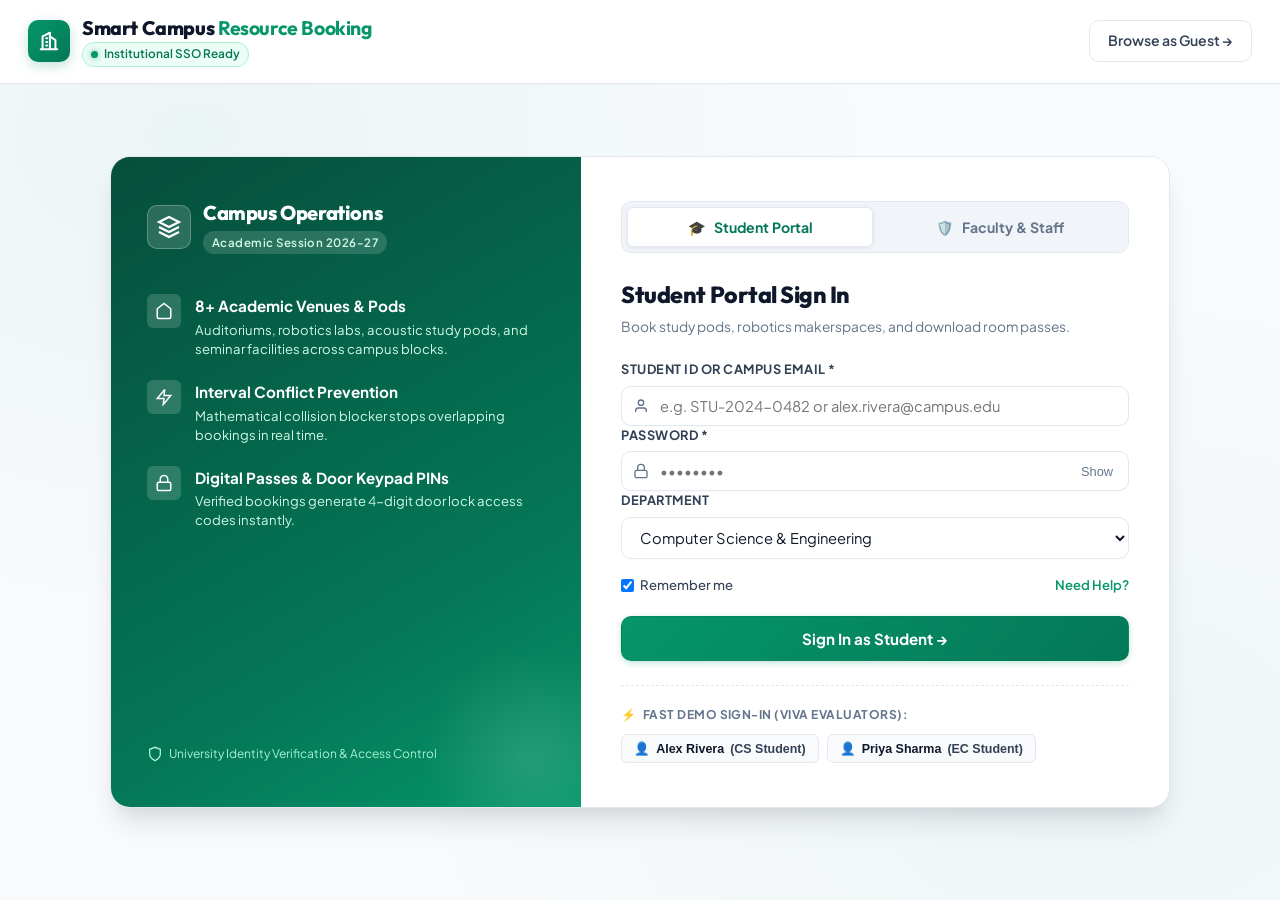
<file: templates/login.html>
<!DOCTYPE html>
<html lang="en">
<head>
  <meta charset="UTF-8">
  <meta name="viewport" content="width=device-width, initial-scale=1.0">
  <title>Smart Campus Portal | Secure Member Authentication</title>
  <meta name="description" content="Dual authentication portal for students and faculty members to access campus resources, study pods, and space reservations.">

  <!-- Professional Typography from Google Fonts -->
  <link rel="preconnect" href="https://fonts.googleapis.com">
  <link rel="preconnect" href="https://fonts.gstatic.com" crossorigin>
  <link href="https://fonts.googleapis.com/css2?family=JetBrains+Mono:wght@400;500;600;700&family=Outfit:wght@400;500;600;700;800&family=Plus+Jakarta+Sans:wght@300;400;500;600;700;800&display=swap" rel="stylesheet">

  <!-- Stylesheet -->
  <link rel="stylesheet" href="/static/css/style.css">
  <style>
    /* Dedicated Dual-Portal Login Specific Styles */
    .login-page-body {
      min-height: 100vh;
      display: flex;
      flex-direction: column;
      background-color: var(--bg-canvas);
      background-image: 
        radial-gradient(at 15% 15%, rgba(5, 150, 105, 0.05) 0px, transparent 45%),
        radial-gradient(at 85% 85%, rgba(13, 148, 136, 0.04) 0px, transparent 45%);
    }

    .login-topbar {
      padding: 16px 28px;
      display: flex;
      justify-content: space-between;
      align-items: center;
      background: #ffffff;
      border-bottom: 1px solid var(--border-subtle);
      box-shadow: 0 1px 3px rgba(0, 0, 0, 0.02);
    }

    .login-main-container {
      flex: 1;
      display: flex;
      align-items: center;
      justify-content: center;
      padding: 40px 20px 60px;
    }

    .login-card-wrapper {
      max-width: 1060px;
      width: 100%;
      background: #ffffff;
      border: 1px solid var(--border-subtle);
      border-radius: var(--radius-xl);
      box-shadow: var(--shadow-elevated);
      display: grid;
      grid-template-columns: 1fr 1.25fr;
      overflow: hidden;
    }

    @media (max-width: 900px) {
      .login-card-wrapper {
        grid-template-columns: 1fr;
        max-width: 540px;
      }
      .login-side-showcase {
        display: none;
      }
    }

    /* Left Showcase Panel */
    .login-side-showcase {
      background: linear-gradient(150deg, #064e3b 0%, #047857 70%, #059669 100%);
      color: #ffffff;
      padding: 44px 36px;
      display: flex;
      flex-direction: column;
      justify-content: space-between;
      position: relative;
      overflow: hidden;
    }

    .login-side-showcase::after {
      content: '';
      position: absolute;
      bottom: -60px;
      right: -60px;
      width: 220px;
      height: 220px;
      background: radial-gradient(circle, rgba(255, 255, 255, 0.12) 0%, transparent 70%);
      border-radius: 50%;
      pointer-events: none;
    }

    .showcase-brand {
      display: flex;
      align-items: center;
      gap: 12px;
    }

    .showcase-logo-icon {
      width: 44px;
      height: 44px;
      background: rgba(255, 255, 255, 0.15);
      border: 1px solid rgba(255, 255, 255, 0.25);
      border-radius: var(--radius-md);
      display: flex;
      align-items: center;
      justify-content: center;
    }

    .showcase-title {
      font-size: 1.25rem;
      font-weight: 800;
      color: #ffffff;
      line-height: 1.2;
    }

    .showcase-badge {
      display: inline-block;
      margin-top: 6px;
      font-size: 0.72rem;
      color: #d1fae5;
      background: rgba(255, 255, 255, 0.15);
      padding: 3px 9px;
      border-radius: 12px;
      font-weight: 600;
      letter-spacing: 0.04em;
    }

    .showcase-features {
      margin: 40px 0;
      display: flex;
      flex-direction: column;
      gap: 22px;
    }

    .feature-point {
      display: flex;
      gap: 14px;
      align-items: flex-start;
    }

    .feature-icon-bubble {
      width: 34px;
      height: 34px;
      background: rgba(255, 255, 255, 0.16);
      border-radius: var(--radius-sm);
      display: flex;
      align-items: center;
      justify-content: center;
      flex-shrink: 0;
    }

    .feature-text strong {
      display: block;
      font-size: 0.95rem;
      font-weight: 700;
      color: #ffffff;
      margin-bottom: 2px;
    }

    .feature-text p {
      font-size: 0.82rem;
      color: #d1fae5;
      line-height: 1.45;
    }

    .showcase-footer {
      font-size: 0.75rem;
      color: #a7f3d0;
      display: flex;
      align-items: center;
      gap: 6px;
    }

    /* Right Login Form Panel */
    .login-form-panel {
      padding: 44px 40px;
      display: flex;
      flex-direction: column;
      justify-content: center;
      background: #ffffff;
    }

    .portal-switch-container {
      margin-bottom: 24px;
    }

    .portal-toggle-bar {
      display: grid;
      grid-template-columns: 1fr 1fr;
      background: var(--bg-subtle);
      padding: 5px;
      border-radius: var(--radius-md);
      border: 1px solid var(--border-subtle);
      gap: 4px;
    }

    .portal-toggle-btn {
      background: transparent;
      border: none;
      padding: 10px 14px;
      font-family: var(--font-main);
      font-size: 0.88rem;
      font-weight: 700;
      color: var(--text-muted);
      border-radius: var(--radius-sm);
      cursor: pointer;
      display: flex;
      align-items: center;
      justify-content: center;
      gap: 8px;
      transition: var(--transition-fast);
    }

    .portal-toggle-btn:hover {
      color: var(--text-main);
    }

    .portal-toggle-btn.active {
      background: #ffffff;
      color: var(--brand-primary-hover);
      box-shadow: 0 1px 4px rgba(0, 0, 0, 0.08);
      border: 1px solid var(--border-subtle);
    }

    .portal-header-wrap {
      margin-bottom: 22px;
    }

    .portal-heading {
      font-size: 1.45rem;
      font-weight: 800;
      color: var(--text-main);
      margin-bottom: 4px;
    }

    .portal-subtext {
      font-size: 0.86rem;
      color: var(--text-muted);
    }

    .login-form-box {
      display: none;
      animation: fadeIn 0.25s ease;
    }

    .login-form-box.active {
      display: block;
    }

    .input-field-wrap {
      position: relative;
    }

    .input-icon-left {
      position: absolute;
      left: 12px;
      top: 50%;
      transform: translateY(-50%);
      color: var(--text-muted);
      pointer-events: none;
    }

    .input-with-icon {
      padding-left: 38px;
    }

    .btn-toggle-pwd {
      position: absolute;
      right: 12px;
      top: 50%;
      transform: translateY(-50%);
      background: transparent;
      border: none;
      color: var(--text-muted);
      cursor: pointer;
      font-size: 0.8rem;
      padding: 4px;
    }

    .btn-toggle-pwd:hover {
      color: var(--text-main);
    }

    .form-options-row {
      display: flex;
      justify-content: space-between;
      align-items: center;
      font-size: 0.82rem;
      margin: 16px 0 20px;
    }

    .remember-label {
      display: flex;
      align-items: center;
      gap: 6px;
      color: var(--text-secondary);
      cursor: pointer;
      font-weight: 500;
    }

    .forgot-link {
      color: var(--brand-primary);
      text-decoration: none;
      font-weight: 600;
    }

    .forgot-link:hover {
      text-decoration: underline;
    }

    .btn-submit-login {
      width: 100%;
      padding: 12px;
      font-size: 0.95rem;
      font-weight: 700;
    }

    /* Quick Demo Account Selector (Viva Testing) */
    .quick-accounts-box {
      margin-top: 24px;
      padding-top: 20px;
      border-top: 1px dashed var(--border-subtle);
    }

    .quick-accounts-label {
      font-size: 0.75rem;
      font-weight: 700;
      color: var(--text-muted);
      text-transform: uppercase;
      letter-spacing: 0.04em;
      margin-bottom: 10px;
      display: flex;
      align-items: center;
      gap: 6px;
    }

    .quick-account-chips {
      display: flex;
      gap: 8px;
      flex-wrap: wrap;
    }

    .account-chip {
      background: var(--bg-canvas);
      border: 1px solid var(--border-subtle);
      padding: 6px 12px;
      border-radius: var(--radius-sm);
      font-size: 0.78rem;
      font-weight: 600;
      color: var(--text-secondary);
      cursor: pointer;
      transition: var(--transition-fast);
      display: inline-flex;
      align-items: center;
      gap: 6px;
    }

    .account-chip:hover {
      background: var(--brand-light);
      border-color: var(--brand-primary);
      color: var(--brand-primary-hover);
      transform: translateY(-1px);
    }

    .account-chip strong {
      color: var(--text-main);
    }

    /* Alert Banner */
    .auth-alert {
      display: none;
      padding: 12px 14px;
      border-radius: var(--radius-md);
      font-size: 0.85rem;
      margin-bottom: 18px;
      align-items: center;
      gap: 10px;
    }

    .auth-alert.error {
      display: flex;
      background: var(--rejected-bg);
      border: 1px solid var(--rejected-border);
      color: var(--rejected-color);
    }

    .auth-alert.success {
      display: flex;
      background: var(--approved-bg);
      border: 1px solid var(--approved-border);
      color: var(--approved-color);
    }
  </style>
</head>
<body class="login-page-body">

  <!-- Top Application Bar -->
  <header class="login-topbar">
    <div class="brand-area">
      <div class="brand-icon">
        <svg width="22" height="22" viewBox="0 0 24 24" fill="none" stroke="currentColor" stroke-width="2.2" stroke-linecap="round" stroke-linejoin="round">
          <path d="M3 21h18"></path>
          <path d="M5 21V7l8-4v18"></path>
          <path d="M19 21V11l-6-4"></path>
          <path d="M9 9h1"></path>
          <path d="M9 13h1"></path>
          <path d="M9 17h1"></path>
        </svg>
      </div>
      <div class="brand-text">
        <h1 class="brand-title">Smart Campus <span class="accent-text">Resource Booking</span></h1>
        <div class="brand-badges">
          <span class="pulse-indicator"><span class="dot"></span> Institutional SSO Ready</span>
        </div>
      </div>
    </div>

    <div>
      <a href="/" class="btn btn-ghost" title="Enter campus portal directly without logging in">
        Browse as Guest &rarr;
      </a>
    </div>
  </header>

  <!-- Main Center Card Container -->
  <main class="login-main-container">
    <div class="login-card-wrapper">
      
      <!-- Left: Campus Showcase & Guarantees -->
      <section class="login-side-showcase">
        <div>
          <div class="showcase-brand">
            <div class="showcase-logo-icon">
              <svg width="24" height="24" viewBox="0 0 24 24" fill="none" stroke="#ffffff" stroke-width="2.2">
                <path d="M12 2L2 7l10 5 10-5-10-5z"></path>
                <path d="M2 17l10 5 10-5"></path>
                <path d="M2 12l10 5 10-5"></path>
              </svg>
            </div>
            <div>
              <h2 class="showcase-title">Campus Operations</h2>
              <span class="showcase-badge">Academic Session 2026-27</span>
            </div>
          </div>

          <div class="showcase-features">
            <div class="feature-point">
              <div class="feature-icon-bubble">
                <svg width="18" height="18" viewBox="0 0 24 24" fill="none" stroke="#ffffff" stroke-width="2"><path d="M3 9l9-7 9 7v11a2 2 0 0 1-2 2H5a2 2 0 0 1-2-2z"></path></svg>
              </div>
              <div class="feature-text">
                <strong>8+ Academic Venues & Pods</strong>
                <p>Auditoriums, robotics labs, acoustic study pods, and seminar facilities across campus blocks.</p>
              </div>
            </div>

            <div class="feature-point">
              <div class="feature-icon-bubble">
                <svg width="18" height="18" viewBox="0 0 24 24" fill="none" stroke="#ffffff" stroke-width="2"><polyline points="13 2 3 14 12 14 11 22 21 10 12 10 13 2"></polyline></svg>
              </div>
              <div class="feature-text">
                <strong>Interval Conflict Prevention</strong>
                <p>Mathematical collision blocker stops overlapping bookings in real time.</p>
              </div>
            </div>

            <div class="feature-point">
              <div class="feature-icon-bubble">
                <svg width="18" height="18" viewBox="0 0 24 24" fill="none" stroke="#ffffff" stroke-width="2"><rect x="3" y="11" width="18" height="11" rx="2" ry="2"></rect><path d="M7 11V7a5 5 0 0 1 10 0v4"></path></svg>
              </div>
              <div class="feature-text">
                <strong>Digital Passes & Door Keypad PINs</strong>
                <p>Verified bookings generate 4-digit door lock access codes instantly.</p>
              </div>
            </div>
          </div>
        </div>

        <div class="showcase-footer">
          <svg width="16" height="16" viewBox="0 0 24 24" fill="none" stroke="currentColor" stroke-width="2"><path d="M12 22s8-4 8-10V5l-8-3-8 3v7c0 6 8 10 8 10z"></path></svg>
          <span>University Identity Verification & Access Control</span>
        </div>
      </section>

      <!-- Right: Dual-Portal Login Card -->
      <section class="login-form-panel">
        
        <!-- Portal Selector Switcher -->
        <div class="portal-switch-container">
          <div class="portal-toggle-bar">
            <button type="button" class="portal-toggle-btn active" id="tabBtnStudent" data-portal="student">
              <span>🎓</span> Student Portal
            </button>
            <button type="button" class="portal-toggle-btn" id="tabBtnFaculty" data-portal="faculty">
              <span>🛡️</span> Faculty & Staff
            </button>
          </div>
        </div>

        <!-- Alert Notification Box -->
        <div class="auth-alert" id="authAlertBox">
          <span class="alert-icon">⚠️</span>
          <span class="alert-msg" id="authAlertMsg">Invalid credentials</span>
        </div>

        <!-- ==================================================================== -->
        <!-- FORM 1: STUDENT LOGIN -->
        <!-- ==================================================================== -->
        <div class="login-form-box active" id="formBoxStudent">
          <div class="portal-header-wrap">
            <h2 class="portal-heading">Student Portal Sign In</h2>
            <p class="portal-subtext">Book study pods, robotics makerspaces, and download room passes.</p>
          </div>

          <form id="studentLoginForm">
            <div class="form-group">
              <label for="studentIdentifier" class="form-label">Student ID or Campus Email *</label>
              <div class="input-field-wrap">
                <svg class="input-icon-left" width="16" height="16" viewBox="0 0 24 24" fill="none" stroke="currentColor" stroke-width="2"><path d="M20 21v-2a4 4 0 0 0-4-4H8a4 4 0 0 0-4 4v2"></path><circle cx="12" cy="7" r="4"></circle></svg>
                <input type="text" id="studentIdentifier" class="form-control input-with-icon" placeholder="e.g. STU-2024-0482 or alex.rivera@campus.edu" required autocomplete="username">
              </div>
            </div>

            <div class="form-group">
              <label for="studentPassword" class="form-label">Password *</label>
              <div class="input-field-wrap">
                <svg class="input-icon-left" width="16" height="16" viewBox="0 0 24 24" fill="none" stroke="currentColor" stroke-width="2"><rect x="3" y="11" width="18" height="11" rx="2" ry="2"></rect><path d="M7 11V7a5 5 0 0 1 10 0v4"></path></svg>
                <input type="password" id="studentPassword" class="form-control input-with-icon" placeholder="••••••••" required autocomplete="current-password">
                <button type="button" class="btn-toggle-pwd" data-target="studentPassword">Show</button>
              </div>
            </div>

            <div class="form-group">
              <label for="studentDepartment" class="form-label">Department</label>
              <select id="studentDepartment" class="form-control">
                <option value="Computer Science & Engineering">Computer Science & Engineering</option>
                <option value="Electronics & Communication">Electronics & Communication</option>
                <option value="Mechanical & Mechatronics">Mechanical & Mechatronics</option>
                <option value="Electrical Engineering">Electrical Engineering</option>
              </select>
            </div>

            <div class="form-options-row">
              <label class="remember-label">
                <input type="checkbox" id="studentRemember" checked>
                <span>Remember me</span>
              </label>
              <a href="#" class="forgot-link" onclick="alert('Demo Mode: Use quick demo sign-in accounts below or password \'student123\''); return false;">Need Help?</a>
            </div>

            <button type="submit" class="btn btn-primary btn-submit-login" id="btnSubmitStudent">
              Sign In as Student &rarr;
            </button>
          </form>

          <!-- 1-Click Quick Demo Sign-in for Evaluators -->
          <div class="quick-accounts-box">
            <div class="quick-accounts-label">
              <span>⚡</span> Fast Demo Sign-In (Viva Evaluators):
            </div>
            <div class="quick-account-chips">
              <button type="button" class="account-chip" data-portal="student" data-id="STU-2024-0482" data-pass="student123">
                👤 <strong>Alex Rivera</strong> (CS Student)
              </button>
              <button type="button" class="account-chip" data-portal="student" data-id="STU-2024-0519" data-pass="student123">
                👤 <strong>Priya Sharma</strong> (EC Student)
              </button>
            </div>
          </div>
        </div>

        <!-- ==================================================================== -->
        <!-- FORM 2: FACULTY & STAFF LOGIN -->
        <!-- ==================================================================== -->
        <div class="login-form-box" id="formBoxFaculty">
          <div class="portal-header-wrap">
            <h2 class="portal-heading">Faculty & Staff Portal</h2>
            <p class="portal-subtext">Manage auditorium schedules, hardware kit checkout, and approvals.</p>
          </div>

          <form id="facultyLoginForm">
            <div class="form-group">
              <label for="facultyIdentifier" class="form-label">Faculty / Staff ID or Email *</label>
              <div class="input-field-wrap">
                <svg class="input-icon-left" width="16" height="16" viewBox="0 0 24 24" fill="none" stroke="currentColor" stroke-width="2"><path d="M16 21v-2a4 4 0 0 0-4-4H5a4 4 0 0 0-4 4v2"></path><circle cx="8.5" cy="7" r="4"></circle><line x1="20" y1="8" x2="20" y2="14"></line><line x1="23" y1="11" x2="17" y2="11"></line></svg>
                <input type="text" id="facultyIdentifier" class="form-control input-with-icon" placeholder="e.g. FAC-1002 or elena.vance@campus.edu" required autocomplete="username">
              </div>
            </div>

            <div class="form-group">
              <label for="facultyPassword" class="form-label">Security Password *</label>
              <div class="input-field-wrap">
                <svg class="input-icon-left" width="16" height="16" viewBox="0 0 24 24" fill="none" stroke="currentColor" stroke-width="2"><rect x="3" y="11" width="18" height="11" rx="2" ry="2"></rect><path d="M7 11V7a5 5 0 0 1 10 0v4"></path></svg>
                <input type="password" id="facultyPassword" class="form-control input-with-icon" placeholder="••••••••" required autocomplete="current-password">
                <button type="button" class="btn-toggle-pwd" data-target="facultyPassword">Show</button>
              </div>
            </div>

            <div class="form-group">
              <label for="facultyDesignation" class="form-label">Role Designation</label>
              <select id="facultyDesignation" class="form-control">
                <option value="Professor">🎓 Professor / Department Head</option>
                <option value="Lab Assistant">🔬 Lab Assistant / Equipment Custodian</option>
                <option value="Campus Manager">🛡️ Campus Manager (Administrator Clearance)</option>
              </select>
            </div>

            <div class="form-options-row">
              <label class="remember-label">
                <input type="checkbox" id="facultyRemember" checked>
                <span>Institutional device</span>
              </label>
              <a href="#" class="forgot-link" onclick="alert('Demo Mode: Click quick demo accounts below or password \'faculty123\' / \'admin123\''); return false;">Support</a>
            </div>

            <button type="submit" class="btn btn-primary btn-submit-login" id="btnSubmitFaculty">
              Sign In as Faculty / Staff &rarr;
            </button>
          </form>

          <!-- 1-Click Quick Demo Sign-in for Evaluators -->
          <div class="quick-accounts-box">
            <div class="quick-accounts-label">
              <span>⚡</span> Fast Demo Sign-In (Viva Evaluators):
            </div>
            <div class="quick-account-chips">
              <button type="button" class="account-chip" data-portal="faculty" data-id="FAC-1002" data-pass="faculty123">
                🎓 <strong>Dr. Elena Vance</strong> (Professor)
              </button>
              <button type="button" class="account-chip" data-portal="faculty" data-id="FAC-1045" data-pass="faculty123">
                🔬 <strong>Marcus Chen</strong> (Lab Assistant)
              </button>
              <button type="button" class="account-chip" data-portal="faculty" data-id="ADM-001" data-pass="admin123">
                🛡️ <strong>Sarah Jenkins</strong> (Campus Manager)
              </button>
            </div>
          </div>
        </div>

      </section>

    </div>
  </main>

  <script>
    document.addEventListener("DOMContentLoaded", () => {
      const tabBtnStudent = document.getElementById("tabBtnStudent");
      const tabBtnFaculty = document.getElementById("tabBtnFaculty");
      const formBoxStudent = document.getElementById("formBoxStudent");
      const formBoxFaculty = document.getElementById("formBoxFaculty");
      const authAlertBox = document.getElementById("authAlertBox");
      const authAlertMsg = document.getElementById("authAlertMsg");

      // Check URL query param for default portal e.g. /login?portal=faculty
      const urlParams = new URLSearchParams(window.location.search);
      const initialPortal = urlParams.get("portal") || "{{ initial_portal|default('student') }}";

      const switchPortal = (portal) => {
        hideAlert();
        if (portal === "faculty") {
          tabBtnStudent.classList.remove("active");
          tabBtnFaculty.classList.add("active");
          formBoxStudent.classList.remove("active");
          formBoxFaculty.classList.add("active");
        } else {
          tabBtnFaculty.classList.remove("active");
          tabBtnStudent.classList.add("active");
          formBoxFaculty.classList.remove("active");
          formBoxStudent.classList.add("active");
        }
      };

      if (initialPortal === "faculty") {
        switchPortal("faculty");
      }

      tabBtnStudent.addEventListener("click", () => switchPortal("student"));
      tabBtnFaculty.addEventListener("click", () => switchPortal("faculty"));

      // Toggle Password Visibility
      document.querySelectorAll(".btn-toggle-pwd").forEach((btn) => {
        btn.addEventListener("click", () => {
          const targetId = btn.dataset.target;
          const input = document.getElementById(targetId);
          if (input.type === "password") {
            input.type = "text";
            btn.textContent = "Hide";
          } else {
            input.type = "password";
            btn.textContent = "Show";
          }
        });
      });

      const showAlert = (msg, type = "error") => {
        authAlertBox.className = `auth-alert ${type}`;
        authAlertMsg.textContent = msg;
      };

      const hideAlert = () => {
        authAlertBox.className = "auth-alert";
      };

      // Perform Login Request
      const executeLogin = async (identifier, password, portalType) => {
        hideAlert();
        try {
          const res = await fetch("/api/login", {
            method: "POST",
            headers: { "Content-Type": "application/json" },
            body: JSON.stringify({
              identifier: identifier,
              password: password,
              portal_type: portalType
            })
          });

          const data = await res.json();

          if (res.ok && data.success) {
            showAlert(data.message, "success");
            // Store active user in localStorage as well for frontend sync
            localStorage.setItem("campus_active_user", JSON.stringify(data.user));
            setTimeout(() => {
              window.location.href = "/";
            }, 600);
          } else {
            showAlert(data.message || "Authentication failed.");
          }
        } catch (err) {
          showAlert("Connection error. Ensure local server is running.");
        }
      };

      // Student Form Submit
      document.getElementById("studentLoginForm").addEventListener("submit", (e) => {
        e.preventDefault();
        const id = document.getElementById("studentIdentifier").value.trim();
        const pwd = document.getElementById("studentPassword").value.trim();
        executeLogin(id, pwd, "student");
      });

      // Faculty Form Submit
      document.getElementById("facultyLoginForm").addEventListener("submit", (e) => {
        e.preventDefault();
        const id = document.getElementById("facultyIdentifier").value.trim();
        const pwd = document.getElementById("facultyPassword").value.trim();
        executeLogin(id, pwd, "faculty");
      });

      // 1-Click Fast Demo Account Chips
      document.querySelectorAll(".account-chip").forEach((chip) => {
        chip.addEventListener("click", () => {
          const portal = chip.dataset.portal;
          const id = chip.dataset.id;
          const pass = chip.dataset.pass;

          if (portal === "student") {
            document.getElementById("studentIdentifier").value = id;
            document.getElementById("studentPassword").value = pass;
            executeLogin(id, pass, "student");
          } else {
            document.getElementById("facultyIdentifier").value = id;
            document.getElementById("facultyPassword").value = pass;
            executeLogin(id, pass, "faculty");
          }
        });
      });
    });
  </script>
</body>
</html>
</file>
<file: static/css/style.css>
/* ==============================================================================
   SMART CAMPUS RESOURCE & SPACE BOOKING PORTAL
   Design System & Professional UI Stylesheet
   Theme: Executive Pure White & Crisp Emerald / Forest Green
   Style: Clean Modern SaaS & Institutional Enterprise Portal
   ============================================================================== */

:root {
  /* Typography */
  --font-main: 'Plus Jakarta Sans', -apple-system, BlinkMacSystemFont, 'Segoe UI', Roboto, sans-serif;
  --font-heading: 'Outfit', sans-serif;
  --font-mono: 'JetBrains Mono', monospace;

  /* Surfaces & Canvas (Clean White & Slate) */
  --bg-canvas: #f8fafc;
  --bg-card: #ffffff;
  --bg-card-hover: #fcfdfc;
  --bg-subtle: #f1f5f9;
  --bg-input: #ffffff;
  --bg-input-focus: #ffffff;
  --bg-glass: rgba(255, 255, 255, 0.92);

  /* Borders */
  --border-subtle: #e2e8f0;
  --border-hover: #cbd5e1;
  --border-focus: #059669;
  --border-strong: #94a3b8;

  /* Professional Green Palette (Emerald & Forest) */
  --brand-primary: #059669;
  --brand-primary-hover: #047857;
  --brand-dark: #064e3b;
  --brand-light: #ecfdf5;
  --brand-light-hover: #d1fae5;
  --brand-gradient: linear-gradient(135deg, #059669 0%, #047857 100%);
  --brand-glow: 0 4px 14px rgba(5, 150, 105, 0.22);

  /* High-Readability Typography Colors */
  --text-main: #0f172a;        /* Deep Slate 900 */
  --text-secondary: #334155;   /* Slate 700 */
  --text-muted: #64748b;       /* Slate 500 */
  --text-faint: #94a3b8;       /* Slate 400 */

  /* Status Colors */
  --approved-color: #047857;
  --approved-bg: #ecfdf5;
  --approved-border: #a7f3d0;

  --pending-color: #b45309;
  --pending-bg: #fffbeb;
  --pending-border: #fde68a;

  --rejected-color: #b91c1c;
  --rejected-bg: #fef2f2;
  --rejected-border: #fecaca;

  --teal-color: #0d9488;
  --teal-bg: #f0fdfa;

  /* Radii */
  --radius-sm: 6px;
  --radius-md: 10px;
  --radius-lg: 14px;
  --radius-xl: 20px;

  /* Realistic Depth & Elevation Shadows */
  --shadow-card: 0 1px 3px 0 rgba(0, 0, 0, 0.04), 0 1px 2px -1px rgba(0, 0, 0, 0.04);
  --shadow-card-hover: 0 10px 25px -4px rgba(15, 23, 42, 0.08), 0 6px 10px -4px rgba(15, 23, 42, 0.04);
  --shadow-elevated: 0 20px 30px -8px rgba(15, 23, 42, 0.12), 0 10px 14px -6px rgba(15, 23, 42, 0.06);

  /* Transitions */
  --transition-fast: 0.18s cubic-bezier(0.16, 1, 0.3, 1);
  --transition-smooth: 0.28s cubic-bezier(0.16, 1, 0.3, 1);
}

/* ==============================================================================
   Base Reset & Global Layout
   ============================================================================== */
* {
  box-sizing: border-box;
  margin: 0;
  padding: 0;
}

body {
  font-family: var(--font-main);
  background-color: var(--bg-canvas);
  color: var(--text-main);
  line-height: 1.55;
  font-size: 15px;
  min-height: 100vh;
  -webkit-font-smoothing: antialiased;
  -moz-osx-font-smoothing: grayscale;
  background-image: 
    radial-gradient(at 10% 10%, rgba(5, 150, 105, 0.03) 0px, transparent 50%),
    radial-gradient(at 90% 90%, rgba(13, 148, 136, 0.03) 0px, transparent 50%);
  background-attachment: fixed;
}

/* Headings */
h1, h2, h3, h4, h5, h6 {
  font-family: var(--font-heading);
  color: var(--text-main);
  font-weight: 700;
  letter-spacing: -0.02em;
}

/* ==============================================================================
   App Header & Top Navigation
   ============================================================================== */
.app-header {
  background: var(--bg-glass);
  backdrop-filter: blur(16px);
  -webkit-backdrop-filter: blur(16px);
  border-bottom: 1px solid var(--border-subtle);
  position: sticky;
  top: 0;
  z-index: 100;
  box-shadow: 0 1px 3px rgba(0, 0, 0, 0.03);
}

.header-container {
  max-width: 1400px;
  margin: 0 auto;
  padding: 14px 24px;
  display: flex;
  align-items: center;
  justify-content: space-between;
  gap: 20px;
  flex-wrap: wrap;
}

.brand-area {
  display: flex;
  align-items: center;
  gap: 12px;
}

.brand-icon {
  width: 42px;
  height: 42px;
  background: var(--brand-gradient);
  border-radius: var(--radius-md);
  display: flex;
  align-items: center;
  justify-content: center;
  color: #ffffff;
  box-shadow: 0 4px 12px rgba(5, 150, 105, 0.25);
  flex-shrink: 0;
}

.brand-title {
  font-size: 1.22rem;
  font-weight: 800;
  line-height: 1.2;
  color: var(--text-main);
}

.accent-text {
  color: var(--brand-primary);
  font-weight: 700;
}

.brand-badges {
  display: flex;
  align-items: center;
  gap: 8px;
  margin-top: 3px;
}

.pulse-indicator {
  display: inline-flex;
  align-items: center;
  gap: 6px;
  font-size: 0.74rem;
  color: var(--brand-primary-hover);
  font-weight: 600;
  background: var(--brand-light);
  border: 1px solid var(--approved-border);
  padding: 2px 8px;
  border-radius: 12px;
}

.pulse-indicator .dot {
  width: 7px;
  height: 7px;
  background: var(--brand-primary);
  border-radius: 50%;
  box-shadow: 0 0 6px rgba(5, 150, 105, 0.6);
  animation: pulseGreen 2.2s infinite;
}

@keyframes pulseGreen {
  0%, 100% { opacity: 1; transform: scale(1); }
  50% { opacity: 0.45; transform: scale(0.85); }
}

.tech-badge {
  font-size: 0.72rem;
  color: var(--text-muted);
  background: var(--bg-subtle);
  padding: 2px 8px;
  border-radius: 12px;
  border: 1px solid var(--border-subtle);
  font-weight: 500;
}

/* Header Metrics Strip */
.header-metrics {
  display: flex;
  align-items: center;
  gap: 10px;
}

.metric-pill {
  background: #ffffff;
  border: 1px solid var(--border-subtle);
  padding: 6px 14px;
  border-radius: var(--radius-md);
  display: flex;
  align-items: center;
  gap: 8px;
  font-size: 0.85rem;
  transition: var(--transition-fast);
  box-shadow: 0 1px 2px rgba(0, 0, 0, 0.03);
}

.metric-pill:hover {
  border-color: var(--border-hover);
  box-shadow: 0 2px 6px rgba(0, 0, 0, 0.05);
  transform: translateY(-1px);
}

.metric-num {
  font-weight: 800;
  font-family: var(--font-heading);
  font-size: 1.05rem;
  color: var(--text-main);
}

.metric-lbl {
  color: var(--text-muted);
  font-size: 0.74rem;
  font-weight: 600;
  text-transform: uppercase;
  letter-spacing: 0.04em;
}

.text-emerald {
  color: var(--brand-primary);
}

.text-warning {
  color: var(--pending-color);
}

.alert-pill {
  border-color: #fde68a;
  background: #fffdf5;
}

/* Header Controls & Persona */
.header-controls {
  display: flex;
  align-items: center;
  gap: 10px;
}

.persona-selector-box {
  display: flex;
  align-items: center;
  gap: 8px;
  background: #ffffff;
  border: 1px solid var(--border-subtle);
  padding: 5px 12px;
  border-radius: var(--radius-md);
  box-shadow: 0 1px 2px rgba(0, 0, 0, 0.03);
  transition: var(--transition-fast);
}

.persona-selector-box:focus-within {
  border-color: var(--brand-primary);
  box-shadow: 0 0 0 3px rgba(5, 150, 105, 0.12);
}

.control-label {
  font-size: 0.73rem;
  color: var(--text-muted);
  text-transform: uppercase;
  font-weight: 700;
  letter-spacing: 0.04em;
}

.persona-select {
  background: transparent;
  color: var(--text-main);
  border: none;
  font-family: var(--font-main);
  font-size: 0.88rem;
  font-weight: 600;
  outline: none;
  cursor: pointer;
}

.persona-select option {
  background-color: #ffffff;
  color: var(--text-main);
}

/* ==============================================================================
   Navigation Tabs
   ============================================================================== */
.tab-nav {
  border-top: 1px solid #f1f5f9;
  background: #ffffff;
}

.tab-container {
  max-width: 1400px;
  margin: 0 auto;
  padding: 0 24px;
  display: flex;
  gap: 6px;
  overflow-x: auto;
}

.tab-link {
  background: transparent;
  border: none;
  color: var(--text-muted);
  font-family: var(--font-main);
  font-size: 0.89rem;
  font-weight: 600;
  padding: 13px 18px;
  cursor: pointer;
  display: flex;
  align-items: center;
  gap: 8px;
  position: relative;
  transition: var(--transition-fast);
  white-space: nowrap;
}

.tab-link:hover {
  color: var(--text-main);
  background: #f8fafc;
}

.tab-link.active {
  color: var(--brand-primary);
  font-weight: 700;
  background: var(--brand-light);
}

.tab-link.active::after {
  content: '';
  position: absolute;
  bottom: 0;
  left: 0;
  right: 0;
  height: 3px;
  background: var(--brand-primary);
  border-radius: 3px 3px 0 0;
}

.tab-icon {
  font-size: 1.05rem;
  display: inline-flex;
  align-items: center;
}

.badge-counter {
  background: var(--pending-bg);
  color: var(--pending-color);
  border: 1px solid var(--pending-border);
  font-size: 0.72rem;
  font-weight: 800;
  padding: 2px 7px;
  border-radius: 10px;
  margin-left: 4px;
}

/* ==============================================================================
   Main Content Layout
   ============================================================================== */
.main-content {
  max-width: 1400px;
  margin: 0 auto;
  padding: 30px 24px 60px;
}

.tab-pane {
  display: none;
  animation: fadeIn 0.25s ease;
}

.tab-pane.active {
  display: block;
}

@keyframes fadeIn {
  from { opacity: 0; transform: translateY(4px); }
  to { opacity: 1; transform: translateY(0); }
}

.section-header {
  display: flex;
  align-items: flex-start;
  justify-content: space-between;
  gap: 20px;
  margin-bottom: 24px;
  flex-wrap: wrap;
}

.section-title {
  font-size: 1.6rem;
  font-weight: 800;
  color: var(--text-main);
  line-height: 1.25;
}

.section-subtitle {
  color: var(--text-muted);
  font-size: 0.92rem;
  margin-top: 4px;
  max-width: 800px;
}

.section-subtitle code {
  font-family: var(--font-mono);
  font-size: 0.84rem;
  background: var(--brand-light);
  color: var(--brand-primary-hover);
  padding: 2px 6px;
  border-radius: var(--radius-sm);
  border: 1px solid var(--approved-border);
}

/* ==============================================================================
   Buttons & Interactive Elements
   ============================================================================== */
.btn {
  font-family: var(--font-main);
  font-size: 0.88rem;
  font-weight: 600;
  padding: 9px 18px;
  border-radius: var(--radius-md);
  border: 1px solid transparent;
  cursor: pointer;
  display: inline-flex;
  align-items: center;
  justify-content: center;
  gap: 8px;
  transition: var(--transition-fast);
  text-decoration: none;
}

.btn:active {
  transform: scale(0.98);
}

.btn-primary {
  background: var(--brand-gradient);
  color: #ffffff;
  box-shadow: 0 2px 6px rgba(5, 150, 105, 0.25);
  border: 1px solid rgba(4, 120, 87, 0.3);
}

.btn-primary:hover {
  background: linear-gradient(135deg, #047857 0%, #065f46 100%);
  box-shadow: 0 4px 14px rgba(5, 150, 105, 0.35);
  transform: translateY(-1px);
}

.btn-secondary {
  background: #ffffff;
  color: var(--text-secondary);
  border-color: var(--border-subtle);
  box-shadow: 0 1px 2px rgba(0, 0, 0, 0.03);
}

.btn-secondary:hover {
  background: var(--bg-canvas);
  color: var(--text-main);
  border-color: var(--border-hover);
}

.btn-warning-soft {
  background: var(--pending-bg);
  color: var(--pending-color);
  border: 1px solid var(--pending-border);
  font-weight: 600;
}

.btn-warning-soft:hover {
  background: #fef3c7;
  border-color: #f59e0b;
  transform: translateY(-1px);
}

.btn-ghost {
  background: #ffffff;
  color: var(--text-secondary);
  border: 1px solid var(--border-subtle);
}

.btn-ghost:hover {
  background: var(--bg-canvas);
  color: var(--text-main);
  border-color: var(--border-hover);
}

.btn-outline-brand {
  background: #ffffff;
  color: var(--brand-primary);
  border: 1px solid var(--brand-primary);
}

.btn-outline-brand:hover {
  background: var(--brand-light);
}

.btn-micro {
  background: #ffffff;
  border: 1px solid var(--border-subtle);
  color: var(--text-secondary);
  font-size: 0.74rem;
  font-weight: 600;
  padding: 4px 9px;
  border-radius: var(--radius-sm);
  cursor: pointer;
  transition: var(--transition-fast);
}

.btn-micro:hover {
  color: var(--brand-primary);
  border-color: var(--brand-primary);
  background: var(--brand-light);
}

/* ==============================================================================
   Filter Chips & Search Bar
   ============================================================================== */
.catalog-filters {
  display: flex;
  align-items: center;
  gap: 12px;
  flex-wrap: wrap;
}

.search-input-box {
  position: relative;
  display: flex;
  align-items: center;
}

.search-input-box svg {
  position: absolute;
  left: 12px;
  color: var(--text-muted);
  pointer-events: none;
}

.search-input-box input {
  background: #ffffff;
  border: 1px solid var(--border-subtle);
  color: var(--text-main);
  font-family: var(--font-main);
  font-size: 0.88rem;
  padding: 9px 14px 9px 36px;
  border-radius: var(--radius-md);
  outline: none;
  width: 250px;
  transition: var(--transition-fast);
  box-shadow: 0 1px 2px rgba(0, 0, 0, 0.03);
}

.search-input-box input:focus {
  border-color: var(--brand-primary);
  width: 290px;
  box-shadow: 0 0 0 3px rgba(5, 150, 105, 0.12);
}

.filter-chips {
  display: flex;
  gap: 6px;
  flex-wrap: wrap;
}

.chip {
  background: #ffffff;
  border: 1px solid var(--border-subtle);
  color: var(--text-muted);
  padding: 7px 15px;
  border-radius: 20px;
  font-size: 0.82rem;
  font-weight: 600;
  cursor: pointer;
  transition: var(--transition-fast);
  box-shadow: 0 1px 2px rgba(0, 0, 0, 0.02);
}

.chip:hover {
  color: var(--text-main);
  border-color: var(--border-hover);
  background: var(--bg-canvas);
}

.chip.active {
  background: var(--brand-light);
  color: var(--brand-primary-hover);
  border-color: var(--brand-primary);
  font-weight: 700;
  box-shadow: 0 1px 3px rgba(5, 150, 105, 0.15);
}

/* ==============================================================================
   TAB 1: Facility Catalog Grid & Cards
   ============================================================================== */
.resource-grid {
  display: grid;
  grid-template-columns: repeat(auto-fill, minmax(350px, 1fr));
  gap: 24px;
}

.resource-card {
  background: var(--bg-card);
  border: 1px solid var(--border-subtle);
  border-radius: var(--radius-lg);
  overflow: hidden;
  display: flex;
  flex-direction: column;
  transition: var(--transition-smooth);
  box-shadow: var(--shadow-card);
  position: relative;
}

.resource-card:hover {
  transform: translateY(-3px);
  border-color: #cbd5e1;
  box-shadow: var(--shadow-card-hover);
}

.card-img-wrap {
  height: 185px;
  position: relative;
  overflow: hidden;
  background: #e2e8f0;
}

.card-img {
  width: 100%;
  height: 100%;
  object-fit: cover;
  transition: transform 0.4s ease;
}

.resource-card:hover .card-img {
  transform: scale(1.04);
}

.card-overlay-badges {
  position: absolute;
  top: 12px;
  left: 12px;
  right: 12px;
  display: flex;
  justify-content: space-between;
  align-items: center;
  pointer-events: none;
}

.category-tag {
  background: rgba(255, 255, 255, 0.95);
  backdrop-filter: blur(8px);
  -webkit-backdrop-filter: blur(8px);
  color: var(--text-main);
  font-size: 0.74rem;
  font-weight: 700;
  padding: 4px 10px;
  border-radius: var(--radius-sm);
  border: 1px solid var(--border-subtle);
  box-shadow: 0 1px 3px rgba(0, 0, 0, 0.08);
}

.approval-badge {
  font-size: 0.73rem;
  font-weight: 700;
  padding: 4px 10px;
  border-radius: var(--radius-sm);
  backdrop-filter: blur(8px);
  -webkit-backdrop-filter: blur(8px);
  box-shadow: 0 1px 3px rgba(0, 0, 0, 0.08);
}

.badge-instant {
  background: rgba(236, 253, 245, 0.95);
  color: var(--approved-color);
  border: 1px solid var(--approved-border);
}

.badge-review {
  background: rgba(255, 251, 235, 0.95);
  color: var(--pending-color);
  border: 1px solid var(--pending-border);
}

.card-content {
  padding: 20px;
  display: flex;
  flex-direction: column;
  flex-grow: 1;
}

.resource-name {
  font-size: 1.18rem;
  font-weight: 700;
  color: var(--text-main);
  margin-bottom: 6px;
  line-height: 1.3;
}

.resource-meta {
  display: flex;
  align-items: center;
  gap: 14px;
  color: var(--text-muted);
  font-size: 0.82rem;
  margin-bottom: 12px;
}

.meta-item {
  display: flex;
  align-items: center;
  gap: 4px;
}

.resource-desc {
  color: var(--text-secondary);
  font-size: 0.86rem;
  line-height: 1.5;
  margin-bottom: 16px;
  flex-grow: 1;
}

.amenities-list {
  display: flex;
  flex-wrap: wrap;
  gap: 6px;
  margin-bottom: 18px;
}

.amenity-pill {
  background: var(--bg-subtle);
  color: var(--text-secondary);
  font-size: 0.73rem;
  font-weight: 500;
  padding: 3px 8px;
  border-radius: var(--radius-sm);
  border: 1px solid var(--border-subtle);
}

.card-footer {
  display: flex;
  gap: 10px;
  border-top: 1px solid var(--border-subtle);
  padding-top: 16px;
}

.card-footer .btn {
  flex: 1;
}

/* ==============================================================================
   TAB 2: Split Booking Layout & Conflict Engine
   ============================================================================== */
.booking-split-layout {
  display: grid;
  grid-template-columns: 1.15fr 0.85fr;
  gap: 28px;
  align-items: start;
}

@media (max-width: 960px) {
  .booking-split-layout {
    grid-template-columns: 1fr;
  }
}

.booking-form-card,
.conflict-diagnostic-card {
  background: var(--bg-card);
  border: 1px solid var(--border-subtle);
  border-radius: var(--radius-lg);
  padding: 28px;
  box-shadow: var(--shadow-card);
}

.card-header {
  display: flex;
  align-items: center;
  justify-content: space-between;
  margin-bottom: 20px;
  padding-bottom: 14px;
  border-bottom: 1px solid var(--border-subtle);
}

.card-title {
  font-size: 1.25rem;
  font-weight: 700;
  color: var(--text-main);
}

.card-subtitle {
  font-size: 0.82rem;
  color: var(--text-muted);
  margin-top: 2px;
}

.user-pill {
  background: var(--brand-light);
  border: 1px solid var(--approved-border);
  color: var(--brand-primary-hover);
  font-size: 0.8rem;
  font-weight: 700;
  padding: 4px 12px;
  border-radius: 20px;
}

.styled-form .form-group {
  margin-bottom: 18px;
}

.form-row {
  display: flex;
  gap: 16px;
}

.col-half {
  flex: 1;
}

.form-label {
  display: block;
  font-size: 0.8rem;
  font-weight: 700;
  color: var(--text-secondary);
  margin-bottom: 6px;
  text-transform: uppercase;
  letter-spacing: 0.04em;
}

.form-control {
  width: 100%;
  background: #ffffff;
  border: 1px solid var(--border-subtle);
  color: var(--text-main);
  font-family: var(--font-main);
  font-size: 0.92rem;
  padding: 10px 14px;
  border-radius: var(--radius-md);
  outline: none;
  transition: var(--transition-fast);
  box-shadow: 0 1px 2px rgba(0, 0, 0, 0.02);
}

.form-control:focus {
  border-color: var(--brand-primary);
  background: #ffffff;
  box-shadow: 0 0 0 3px rgba(5, 150, 105, 0.12);
}

.input-with-chips {
  position: relative;
}

.quick-date-chips {
  display: flex;
  gap: 6px;
  margin-top: 6px;
}

.quick-slot-bar {
  display: flex;
  align-items: center;
  gap: 6px;
  flex-wrap: wrap;
  margin-bottom: 18px;
}

.quick-slot-label {
  font-size: 0.75rem;
  color: var(--text-muted);
  font-weight: 700;
}

.btn-slot-preset {
  background: #ffffff;
  border: 1px solid var(--border-subtle);
  color: var(--text-secondary);
  font-size: 0.75rem;
  font-weight: 600;
  padding: 5px 10px;
  border-radius: var(--radius-sm);
  cursor: pointer;
  transition: var(--transition-fast);
}

.btn-slot-preset:hover {
  background: var(--bg-canvas);
  color: var(--text-main);
  border-color: var(--border-hover);
}

.btn-slot-preset.active {
  background: var(--brand-primary);
  color: #ffffff;
  border-color: var(--brand-primary);
  box-shadow: 0 1px 3px rgba(5, 150, 105, 0.2);
}

.form-actions {
  display: flex;
  gap: 12px;
  margin-top: 24px;
}

.form-actions .btn {
  flex: 1;
}

/* ==============================================================================
   Conflict Diagnostic Inspector Panel
   ============================================================================== */
.diagnostic-indicator {
  font-size: 0.76rem;
  font-weight: 700;
  padding: 4px 11px;
  border-radius: 14px;
}

.diagnostic-indicator.ready {
  background: var(--bg-subtle);
  color: var(--text-secondary);
  border: 1px solid var(--border-subtle);
}

.diagnostic-indicator.conflict {
  background: var(--rejected-bg);
  color: var(--rejected-color);
  border: 1px solid var(--rejected-border);
}

.diagnostic-indicator.clear {
  background: var(--approved-bg);
  color: var(--approved-color);
  border: 1px solid var(--approved-border);
}

.math-proof-box {
  background: var(--bg-canvas);
  border: 1px solid var(--border-subtle);
  border-radius: var(--radius-md);
  padding: 14px 16px;
  margin-bottom: 18px;
}

.proof-header {
  font-size: 0.75rem;
  font-weight: 700;
  color: var(--brand-primary-hover);
  text-transform: uppercase;
  margin-bottom: 6px;
  letter-spacing: 0.04em;
}

.math-code {
  display: block;
  font-family: var(--font-mono);
  font-size: 0.84rem;
  font-weight: 600;
  color: var(--brand-dark);
  background: #ffffff;
  border: 1px solid var(--border-subtle);
  padding: 8px 12px;
  border-radius: var(--radius-sm);
  margin-bottom: 8px;
  overflow-x: auto;
}

.proof-subtext {
  font-size: 0.76rem;
  color: var(--text-muted);
  line-height: 1.4;
}

.diagnostic-status-box {
  min-height: 170px;
  background: #ffffff;
  border: 1px dashed var(--border-strong);
  border-radius: var(--radius-md);
  padding: 20px;
  display: flex;
  flex-direction: column;
  justify-content: center;
  align-items: center;
  margin-bottom: 18px;
  text-align: center;
  transition: var(--transition-fast);
}

.status-placeholder .placeholder-icon {
  margin-bottom: 8px;
  display: flex;
  justify-content: center;
}

.status-placeholder h4 {
  font-size: 0.95rem;
  color: var(--text-main);
  margin-bottom: 4px;
}

.status-placeholder p {
  font-size: 0.82rem;
  color: var(--text-muted);
}

/* Conflict Detected Alert Card */
.conflict-alert-card {
  width: 100%;
  text-align: left;
  background: var(--rejected-bg);
  border: 1px solid var(--rejected-border);
  border-radius: var(--radius-md);
  padding: 16px;
}

.alert-header {
  display: flex;
  align-items: center;
  gap: 10px;
  color: var(--rejected-color);
  font-weight: 800;
  font-size: 1.02rem;
  margin-bottom: 12px;
}

.conflict-details-list {
  list-style: none;
  font-size: 0.86rem;
  margin-bottom: 10px;
}

.conflict-details-list li {
  padding: 4px 0;
  display: flex;
  gap: 8px;
}

.conflict-details-list strong {
  color: var(--text-secondary);
  min-width: 110px;
}

.conflict-details-list span {
  color: var(--text-main);
  font-weight: 600;
}

/* Slot Available Clear Card */
.slot-clear-card {
  width: 100%;
  text-align: left;
  background: var(--approved-bg);
  border: 1px solid var(--approved-border);
  border-radius: var(--radius-md);
  padding: 16px;
}

.clear-header {
  display: flex;
  align-items: center;
  gap: 10px;
  color: var(--approved-color);
  font-weight: 800;
  font-size: 1.02rem;
  margin-bottom: 8px;
}

.slot-clear-card p {
  font-size: 0.86rem;
  color: var(--text-secondary);
  line-height: 1.45;
}

.demo-tip-card {
  background: #f0fdf4;
  border: 1px solid #bbf7d0;
  border-radius: var(--radius-md);
  padding: 14px;
  display: flex;
  gap: 12px;
  font-size: 0.81rem;
  line-height: 1.45;
}

.tip-icon {
  font-size: 1.35rem;
  flex-shrink: 0;
}

.tip-text strong {
  color: var(--brand-dark);
}

.tip-text p {
  color: var(--text-secondary);
  margin-top: 2px;
}

/* ==============================================================================
   TAB 3: Reservation Passbook
   ============================================================================== */
.passbook-container {
  background: var(--bg-card);
  border: 1px solid var(--border-subtle);
  border-radius: var(--radius-lg);
  overflow: hidden;
  box-shadow: var(--shadow-card);
}

.passbook-controls {
  display: flex;
  align-items: center;
  justify-content: space-between;
  gap: 12px;
  flex-wrap: wrap;
}

.table-responsive {
  width: 100%;
  overflow-x: auto;
}

.passbook-table {
  width: 100%;
  border-collapse: collapse;
  text-align: left;
  font-size: 0.88rem;
}

.passbook-table th {
  background: var(--bg-subtle);
  color: var(--text-secondary);
  font-weight: 700;
  font-size: 0.77rem;
  text-transform: uppercase;
  letter-spacing: 0.05em;
  padding: 14px 18px;
  border-bottom: 1px solid var(--border-subtle);
  white-space: nowrap;
}

.passbook-table td {
  padding: 16px 18px;
  border-bottom: 1px solid var(--border-subtle);
  vertical-align: middle;
  background: #ffffff;
  color: var(--text-main);
}

.passbook-table tbody tr:hover td {
  background: #f8fafc;
}

.booking-code-pill {
  font-family: var(--font-mono);
  font-weight: 700;
  color: var(--brand-primary-hover);
  background: var(--brand-light);
  padding: 4px 8px;
  border-radius: var(--radius-sm);
  border: 1px solid var(--approved-border);
}

.status-badge {
  display: inline-flex;
  align-items: center;
  gap: 5px;
  font-size: 0.75rem;
  font-weight: 700;
  padding: 4px 10px;
  border-radius: 12px;
}

.status-approved {
  background: var(--approved-bg);
  color: var(--approved-color);
  border: 1px solid var(--approved-border);
}

.status-pending {
  background: var(--pending-bg);
  color: var(--pending-color);
  border: 1px solid var(--pending-border);
}

.status-rejected {
  background: var(--rejected-bg);
  color: var(--rejected-color);
  border: 1px solid var(--rejected-border);
}

/* ==============================================================================
   TAB 4: Admin Governance Console
   ============================================================================== */
.admin-top-actions {
  display: flex;
  align-items: center;
  gap: 12px;
}

.admin-role-badge {
  font-size: 0.84rem;
  font-weight: 600;
  color: var(--brand-primary-hover);
  background: var(--brand-light);
  border: 1px solid var(--approved-border);
  padding: 6px 14px;
  border-radius: var(--radius-md);
}

.admin-dashboard-grid {
  display: grid;
  grid-template-columns: 1.3fr 0.7fr;
  gap: 28px;
  align-items: start;
}

@media (max-width: 960px) {
  .admin-dashboard-grid {
    grid-template-columns: 1fr;
  }
}

.admin-queue-card,
.admin-sidebar-card {
  background: var(--bg-card);
  border: 1px solid var(--border-subtle);
  border-radius: var(--radius-lg);
  padding: 24px;
  box-shadow: var(--shadow-card);
}

.count-badge {
  background: var(--pending-bg);
  color: var(--pending-color);
  font-weight: 700;
  font-size: 0.78rem;
  padding: 4px 10px;
  border-radius: 12px;
  border: 1px solid var(--pending-border);
}

.admin-queue-list {
  display: flex;
  flex-direction: column;
  gap: 16px;
}

.admin-item-card {
  background: #ffffff;
  border: 1px solid var(--border-subtle);
  border-left: 4px solid #f59e0b;
  border-radius: var(--radius-md);
  padding: 18px;
  display: flex;
  flex-direction: column;
  gap: 12px;
  transition: var(--transition-fast);
  box-shadow: 0 1px 3px rgba(0, 0, 0, 0.03);
}

.admin-item-card:hover {
  border-color: var(--border-hover);
  box-shadow: 0 4px 12px rgba(0, 0, 0, 0.05);
}

.admin-item-header {
  display: flex;
  justify-content: space-between;
  align-items: center;
}

.admin-item-details {
  display: grid;
  grid-template-columns: repeat(auto-fit, minmax(180px, 1fr));
  gap: 8px;
  font-size: 0.84rem;
}

.detail-label {
  color: var(--text-muted);
}

.detail-val {
  color: var(--text-main);
  font-weight: 600;
}

.admin-item-actions {
  display: flex;
  gap: 10px;
  margin-top: 6px;
}

.btn-approve {
  background: var(--brand-primary);
  color: #ffffff;
  border: 1px solid var(--brand-primary-hover);
  font-weight: 700;
}

.btn-approve:hover {
  background: var(--brand-primary-hover);
  box-shadow: 0 2px 8px rgba(5, 150, 105, 0.25);
}

.btn-reject {
  background: var(--rejected-bg);
  color: var(--rejected-color);
  border: 1px solid var(--rejected-border);
  font-weight: 700;
}

.btn-reject:hover {
  background: #fee2e2;
  border-color: #f87171;
}

.policy-item {
  display: flex;
  gap: 14px;
  margin-bottom: 18px;
  font-size: 0.85rem;
  align-items: flex-start;
}

.policy-icon {
  width: 32px;
  height: 32px;
  background: var(--brand-light);
  border: 1px solid var(--approved-border);
  border-radius: var(--radius-sm);
  display: flex;
  align-items: center;
  justify-content: center;
  flex-shrink: 0;
}

.policy-details strong {
  display: block;
  margin-bottom: 3px;
  color: var(--text-main);
}

.policy-details p {
  color: var(--text-secondary);
  line-height: 1.45;
}

/* ==============================================================================
   TAB 5: Campus Analytics & Technical Architecture
   ============================================================================== */
.analytics-metrics-grid {
  display: grid;
  grid-template-columns: repeat(auto-fit, minmax(240px, 1fr));
  gap: 20px;
  margin-bottom: 36px;
}

.stat-card {
  background: var(--bg-card);
  border: 1px solid var(--border-subtle);
  border-radius: var(--radius-lg);
  padding: 22px;
  display: flex;
  align-items: center;
  gap: 18px;
  box-shadow: var(--shadow-card);
  transition: var(--transition-fast);
}

.stat-card:hover {
  transform: translateY(-2px);
  border-color: #cbd5e1;
  box-shadow: var(--shadow-card-hover);
}

.stat-icon-wrap {
  width: 52px;
  height: 52px;
  border-radius: var(--radius-md);
  display: flex;
  align-items: center;
  justify-content: center;
  flex-shrink: 0;
}

.emerald-icon {
  background: var(--brand-light);
  color: var(--brand-primary);
  border: 1px solid var(--approved-border);
}

.green-icon {
  background: #f0fdf4;
  color: #16a34a;
  border: 1px solid #bbf7d0;
}

.amber-icon {
  background: var(--pending-bg);
  color: var(--pending-color);
  border: 1px solid var(--pending-border);
}

.teal-icon {
  background: var(--teal-bg);
  color: var(--teal-color);
  border: 1px solid #99f6e4;
}

.stat-data {
  display: flex;
  flex-direction: column;
}

.stat-label {
  font-size: 0.77rem;
  color: var(--text-muted);
  text-transform: uppercase;
  font-weight: 700;
  letter-spacing: 0.04em;
}

.stat-value {
  font-size: 1.75rem;
  font-weight: 800;
  font-family: var(--font-heading);
  line-height: 1.1;
  margin: 4px 0 2px;
  color: var(--text-main);
}

.stat-note {
  font-size: 0.73rem;
  color: var(--text-muted);
}

.text-approved { color: var(--approved-color); }
.text-teal { color: var(--teal-color); }

.viva-title {
  font-size: 1.35rem;
  color: var(--text-main);
  margin-bottom: 18px;
  font-weight: 800;
}

.viva-grid {
  display: grid;
  grid-template-columns: repeat(auto-fit, minmax(320px, 1fr));
  gap: 20px;
}

.viva-card {
  background: var(--bg-card);
  border: 1px solid var(--border-subtle);
  border-radius: var(--radius-lg);
  padding: 22px;
  box-shadow: var(--shadow-card);
}

.viva-card h4 {
  font-size: 1.02rem;
  color: var(--brand-primary-hover);
  margin-bottom: 10px;
  font-weight: 700;
}

.viva-card p {
  color: var(--text-secondary);
  font-size: 0.88rem;
  line-height: 1.55;
}

.viva-card code {
  font-family: var(--font-mono);
  background: var(--bg-canvas);
  color: var(--brand-dark);
  padding: 2px 6px;
  border-radius: var(--radius-sm);
  font-size: 0.82rem;
  border: 1px solid var(--border-subtle);
}

/* ==============================================================================
   MODALS
   ============================================================================== */
.modal-backdrop {
  position: fixed;
  top: 0;
  left: 0;
  right: 0;
  bottom: 0;
  background: rgba(15, 23, 42, 0.45);
  backdrop-filter: blur(6px);
  -webkit-backdrop-filter: blur(6px);
  display: none;
  align-items: center;
  justify-content: center;
  z-index: 1000;
  padding: 20px;
}

.modal-backdrop.active {
  display: flex;
  animation: fadeIn 0.2s ease;
}

.modal-box {
  background: #ffffff;
  border: 1px solid var(--border-subtle);
  border-radius: var(--radius-xl);
  max-width: 580px;
  width: 100%;
  max-height: 90vh;
  overflow-y: auto;
  box-shadow: var(--shadow-elevated);
  display: flex;
  flex-direction: column;
}

.modal-lg {
  max-width: 760px;
}

.modal-header {
  padding: 20px 24px;
  border-bottom: 1px solid var(--border-subtle);
  display: flex;
  justify-content: space-between;
  align-items: center;
}

.modal-title {
  font-size: 1.25rem;
  font-weight: 700;
  color: var(--text-main);
}

.modal-subtitle {
  color: var(--text-muted);
  font-size: 0.82rem;
  margin-top: 2px;
}

.btn-close-modal {
  background: transparent;
  border: none;
  color: var(--text-muted);
  font-size: 1.6rem;
  cursor: pointer;
  line-height: 1;
  padding: 4px;
}

.btn-close-modal:hover {
  color: var(--text-main);
}

.modal-body {
  padding: 24px;
  overflow-y: auto;
}

.modal-footer {
  padding: 16px 24px;
  border-top: 1px solid var(--border-subtle);
  display: flex;
  justify-content: flex-end;
  gap: 12px;
  background: var(--bg-canvas);
}

/* Schedule Timeline Visual */
.timeline-legend {
  display: flex;
  gap: 20px;
  margin-bottom: 16px;
  font-size: 0.82rem;
}

.legend-item {
  display: flex;
  align-items: center;
  gap: 6px;
  color: var(--text-secondary);
}

.legend-dot {
  width: 10px;
  height: 10px;
  border-radius: 50%;
}

.dot-booked { background: #ef4444; }
.dot-free { background: var(--brand-primary); }

.timeline-visual {
  display: grid;
  grid-template-columns: repeat(12, 1fr);
  gap: 5px;
  background: var(--bg-subtle);
  padding: 14px 10px;
  border-radius: var(--radius-md);
  margin-bottom: 20px;
}

.timeline-slot {
  display: flex;
  flex-direction: column;
  align-items: center;
  padding: 8px 2px;
  border-radius: var(--radius-sm);
  font-size: 0.72rem;
  font-family: var(--font-mono);
  transition: var(--transition-fast);
}

.timeline-slot.slot-free {
  background: #ffffff;
  color: var(--brand-primary-hover);
  border: 1px solid var(--approved-border);
}

.timeline-slot.slot-booked {
  background: #fee2e2;
  color: var(--rejected-color);
  border: 1px solid var(--rejected-border);
  font-weight: 700;
}

.slot-hour {
  font-weight: 700;
  margin-bottom: 4px;
}

.slot-state {
  font-size: 0.65rem;
  text-transform: uppercase;
}

.schedule-booked-list {
  display: flex;
  flex-direction: column;
  gap: 10px;
}

.schedule-booking-row {
  background: #ffffff;
  border: 1px solid var(--border-subtle);
  border-radius: var(--radius-md);
  padding: 12px 16px;
  display: flex;
  justify-content: space-between;
  align-items: center;
  font-size: 0.85rem;
  box-shadow: 0 1px 2px rgba(0, 0, 0, 0.02);
}

/* ==============================================================================
   Digital Room Access Pass (Official Credential Style)
   ============================================================================== */
.digital-pass-ticket {
  background: #ffffff;
  border: 1px solid var(--border-subtle);
  border-radius: var(--radius-xl);
  overflow: hidden;
  box-shadow: 0 10px 25px rgba(15, 23, 42, 0.08);
  position: relative;
}

.ticket-header {
  background: var(--brand-gradient);
  padding: 16px 24px;
  display: flex;
  justify-content: space-between;
  align-items: center;
}

.ticket-campus-logo {
  font-family: var(--font-heading);
  font-size: 0.9rem;
  font-weight: 800;
  color: #ffffff;
  letter-spacing: 0.06em;
}

.ticket-status-stamp {
  font-family: var(--font-mono);
  font-size: 0.72rem;
  font-weight: 800;
  background: #ffffff;
  color: var(--brand-primary);
  padding: 4px 10px;
  border-radius: var(--radius-sm);
  letter-spacing: 0.08em;
  box-shadow: 0 1px 3px rgba(0, 0, 0, 0.1);
}

.ticket-body {
  padding: 24px;
}

.ticket-code-row {
  display: flex;
  justify-content: space-between;
  align-items: center;
  margin-bottom: 14px;
}

.ticket-label {
  font-size: 0.68rem;
  color: var(--text-muted);
  text-transform: uppercase;
  font-weight: 700;
  letter-spacing: 0.06em;
}

.ticket-code {
  font-family: var(--font-mono);
  font-size: 1.15rem;
  font-weight: 800;
  color: var(--brand-primary-hover);
}

.ticket-room-name {
  font-size: 1.25rem;
  font-weight: 800;
  color: var(--text-main);
  margin-bottom: 2px;
}

.ticket-room-loc {
  font-size: 0.84rem;
  color: var(--text-muted);
  margin-bottom: 18px;
}

.ticket-grid {
  display: grid;
  grid-template-columns: 1fr 1fr;
  gap: 14px;
  margin-bottom: 16px;
  background: var(--bg-canvas);
  border: 1px solid var(--border-subtle);
  padding: 14px;
  border-radius: var(--radius-md);
}

.ticket-grid-item {
  display: flex;
  flex-direction: column;
}

.ticket-val {
  font-weight: 700;
  font-size: 0.88rem;
  color: var(--text-main);
}

.ticket-purpose-row {
  font-size: 0.84rem;
}

.ticket-purpose {
  color: var(--text-secondary);
  margin-top: 2px;
  font-weight: 500;
}

/* Perforated separator */
.ticket-perforation {
  display: flex;
  align-items: center;
  position: relative;
  height: 20px;
}

.perf-hole {
  width: 24px;
  height: 24px;
  background: #ffffff;
  border: 1px solid var(--border-subtle);
  border-radius: 50%;
  position: absolute;
}

.perf-hole.left { left: -12px; }
.perf-hole.right { right: -12px; }

.perf-line {
  width: 100%;
  border-top: 2px dashed #cbd5e1;
}

.ticket-footer {
  padding: 20px 24px;
  display: flex;
  justify-content: space-between;
  align-items: center;
  background: #f8fafc;
  border-top: 1px solid var(--border-subtle);
}

.ticket-pin-box {
  display: flex;
  flex-direction: column;
}

.ticket-pin-label {
  font-size: 0.68rem;
  color: var(--text-muted);
  font-weight: 700;
  text-transform: uppercase;
}

.ticket-pin-digits {
  font-family: var(--font-mono);
  font-size: 1.7rem;
  font-weight: 800;
  color: var(--brand-primary);
  letter-spacing: 0.2em;
}

.ticket-barcode-sim {
  display: flex;
  flex-direction: column;
  align-items: flex-end;
}

.barcode-bars {
  width: 130px;
  height: 36px;
  background: repeating-linear-gradient(
    90deg,
    #0f172a,
    #0f172a 2px,
    transparent 2px,
    transparent 5px,
    #0f172a 5px,
    #0f172a 8px,
    transparent 8px,
    transparent 9px
  );
  border-radius: 2px;
  margin-bottom: 4px;
}

.barcode-sub {
  font-family: var(--font-mono);
  font-size: 0.62rem;
  color: var(--text-muted);
}

/* ==============================================================================
   Toast Notifications
   ============================================================================== */
.toast-container {
  position: fixed;
  bottom: 24px;
  right: 24px;
  display: flex;
  flex-direction: column;
  gap: 10px;
  z-index: 2000;
}

.toast {
  background: #ffffff;
  border: 1px solid var(--border-subtle);
  color: var(--text-main);
  padding: 12px 18px;
  border-radius: var(--radius-md);
  box-shadow: var(--shadow-elevated);
  font-size: 0.88rem;
  display: flex;
  align-items: center;
  gap: 10px;
  animation: slideInRight 0.28s ease;
}

@keyframes slideInRight {
  from { transform: translateX(100%); opacity: 0; }
  to { transform: translateX(0); opacity: 1; }
}

.toast.toast-success {
  border-left: 4px solid var(--approved-color);
}

.toast.toast-error {
  border-left: 4px solid var(--rejected-color);
}

.toast.toast-warning {
  border-left: 4px solid var(--pending-color);
}

/* Loading & Empty States */
.loading-state {
  grid-column: 1 / -1;
  text-align: center;
  padding: 48px 20px;
  color: var(--text-muted);
}

.spinner {
  width: 36px;
  height: 36px;
  border: 3px solid var(--border-subtle);
  border-top-color: var(--brand-primary);
  border-radius: 50%;
  animation: spin 0.8s linear infinite;
  margin: 0 auto 12px;
}

@keyframes spin {
  to { transform: rotate(360deg); }
}

/* Responsive Breakpoints */
@media (max-width: 768px) {
  .header-container {
    flex-direction: column;
    align-items: stretch;
  }
  .header-metrics {
    justify-content: space-between;
  }
  .header-controls {
    flex-wrap: wrap;
  }
  .resource-grid {
    grid-template-columns: 1fr;
  }
  .form-row {
    flex-direction: column;
    gap: 0;
  }
}
</file>
